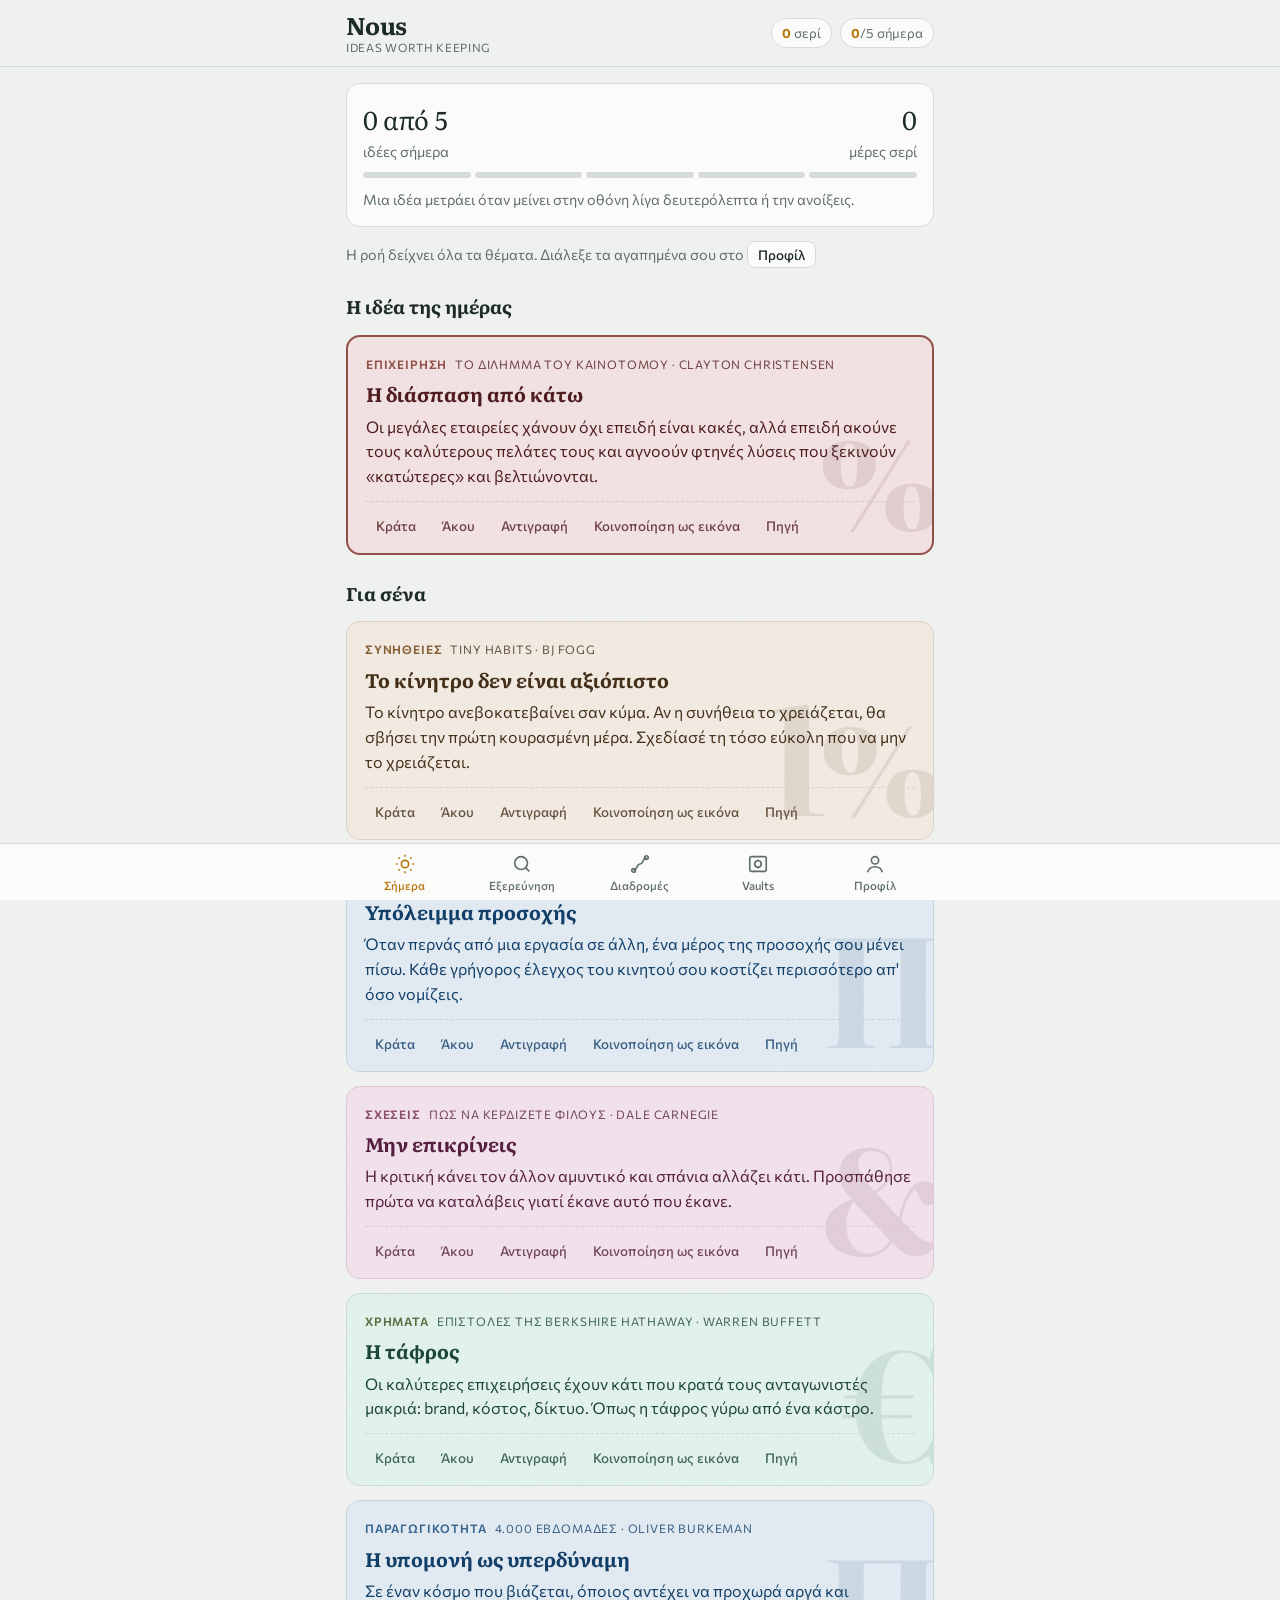
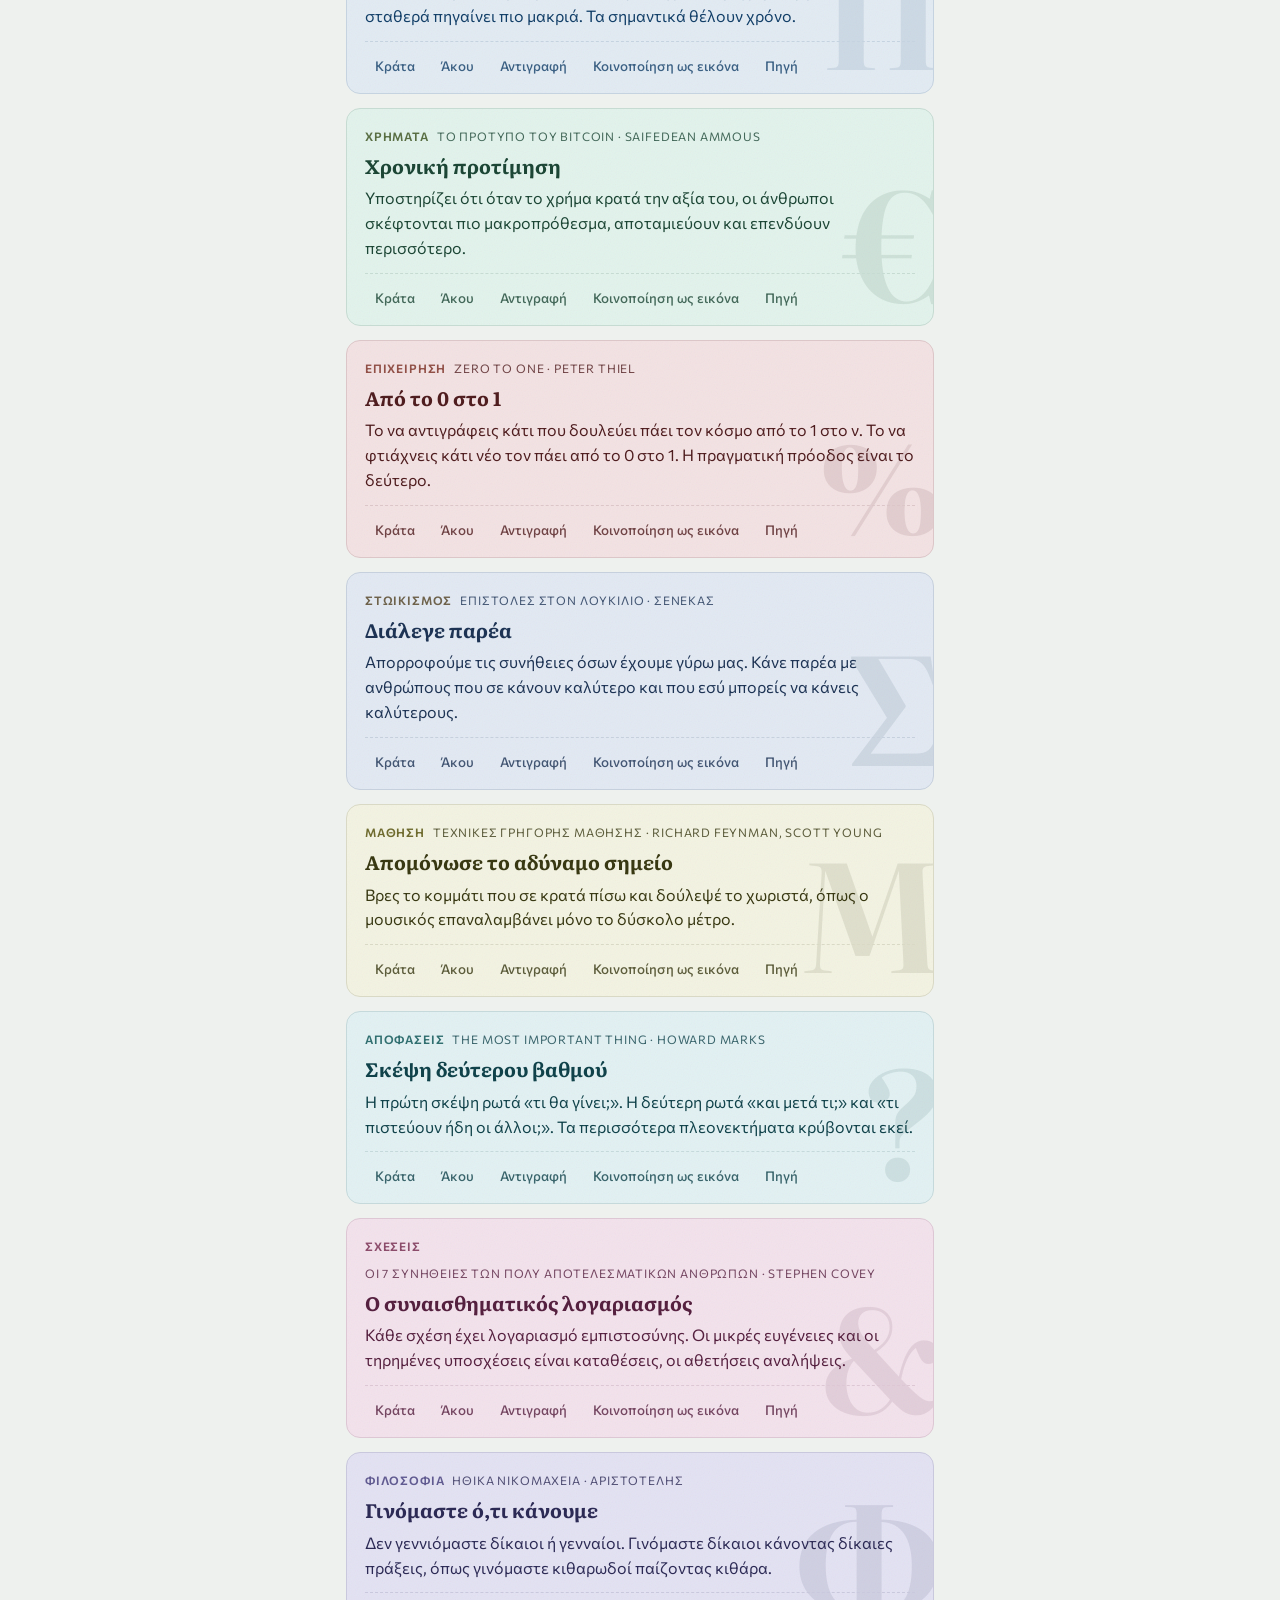
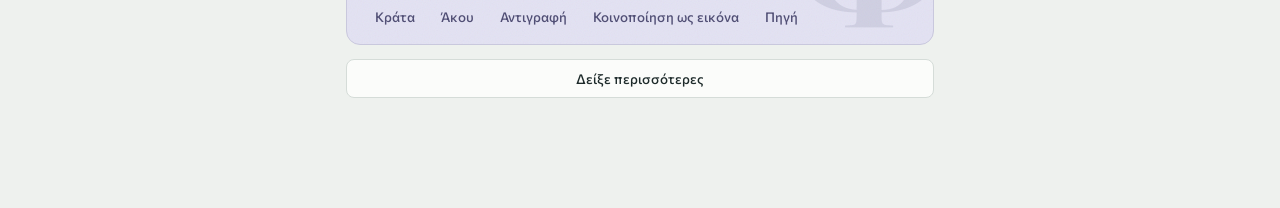
<file: index.html>
<!doctype html>
<html lang="el">
<head>
<meta charset="utf-8">
<meta name="viewport" content="width=device-width,initial-scale=1,viewport-fit=cover">
<title>Nous</title>
<meta name="description" content="Nous — Ideas worth keeping. Κάρτες με ιδέες από βιβλία, στα ελληνικά.">
<meta name="theme-color" content="#eef1ee" media="(prefers-color-scheme: light)">
<meta name="theme-color" content="#121817" media="(prefers-color-scheme: dark)">
<link rel="manifest" href="manifest.webmanifest">
<link rel="icon" href="icons/favicon-48.png" type="image/png">
<link rel="apple-touch-icon" href="icons/apple-touch-icon.png">
<meta name="apple-mobile-web-app-capable" content="yes">
<meta name="apple-mobile-web-app-title" content="Nous">
<link rel="preload" href="fonts/literata-greek.woff2" as="font" type="font/woff2" crossorigin>
<link rel="preload" href="fonts/commissioner-greek.woff2" as="font" type="font/woff2" crossorigin>
<link rel="stylesheet" href="fonts/fonts.css">
<link rel="stylesheet" href="css/app.css">
</head>
<body>
<header class="top"><div class="wrap">
  <div class="brand"><h1>Nous</h1><small>Ideas worth keeping</small></div>
  <div class="hstat" id="hstat"></div>
</div></header>
<main><div class="wrap" id="view"><p class="loading">Φόρτωση ιδεών…</p></div></main>
<nav class="tabs" aria-label="Κύριο μενού"><div class="wrap" id="tabs"></div></nav>

<div class="reader" id="reader" hidden>
  <div class="rtop"><div class="wrap"><button class="btn" data-act="rclose">Κλείσιμο</button><span id="rpos"></span><button class="btn" data-act="rshare">Κοινοποίηση ως εικόνα</button></div></div>
  <div class="rbody" id="rbody"></div>
  <div class="rbar"><div class="wrap">
    <button class="btn" data-act="rprev" aria-label="Προηγούμενη">←</button>
    <button class="btn" data-act="rsave" id="rsave">Κράτα</button>
    <button class="btn" data-act="rlisten" id="rlisten">Άκου</button>
    <button class="btn" data-act="rauto" id="rauto" aria-pressed="false">Συνεχής</button>
    <button class="btn primary" data-act="rnext" aria-label="Επόμενη">→</button>
  </div></div>
</div>
<div class="scrim" id="scrim" hidden><div class="sheet" role="dialog" aria-modal="true" id="sheet"></div></div>
<div class="toast" id="toast" hidden></div>

<script src="js/store.js"></script>
<script src="js/themes.js"></script>
<script src="js/story.js"></script>
<script src="js/app.js"></script>
</body>
</html>
</file>
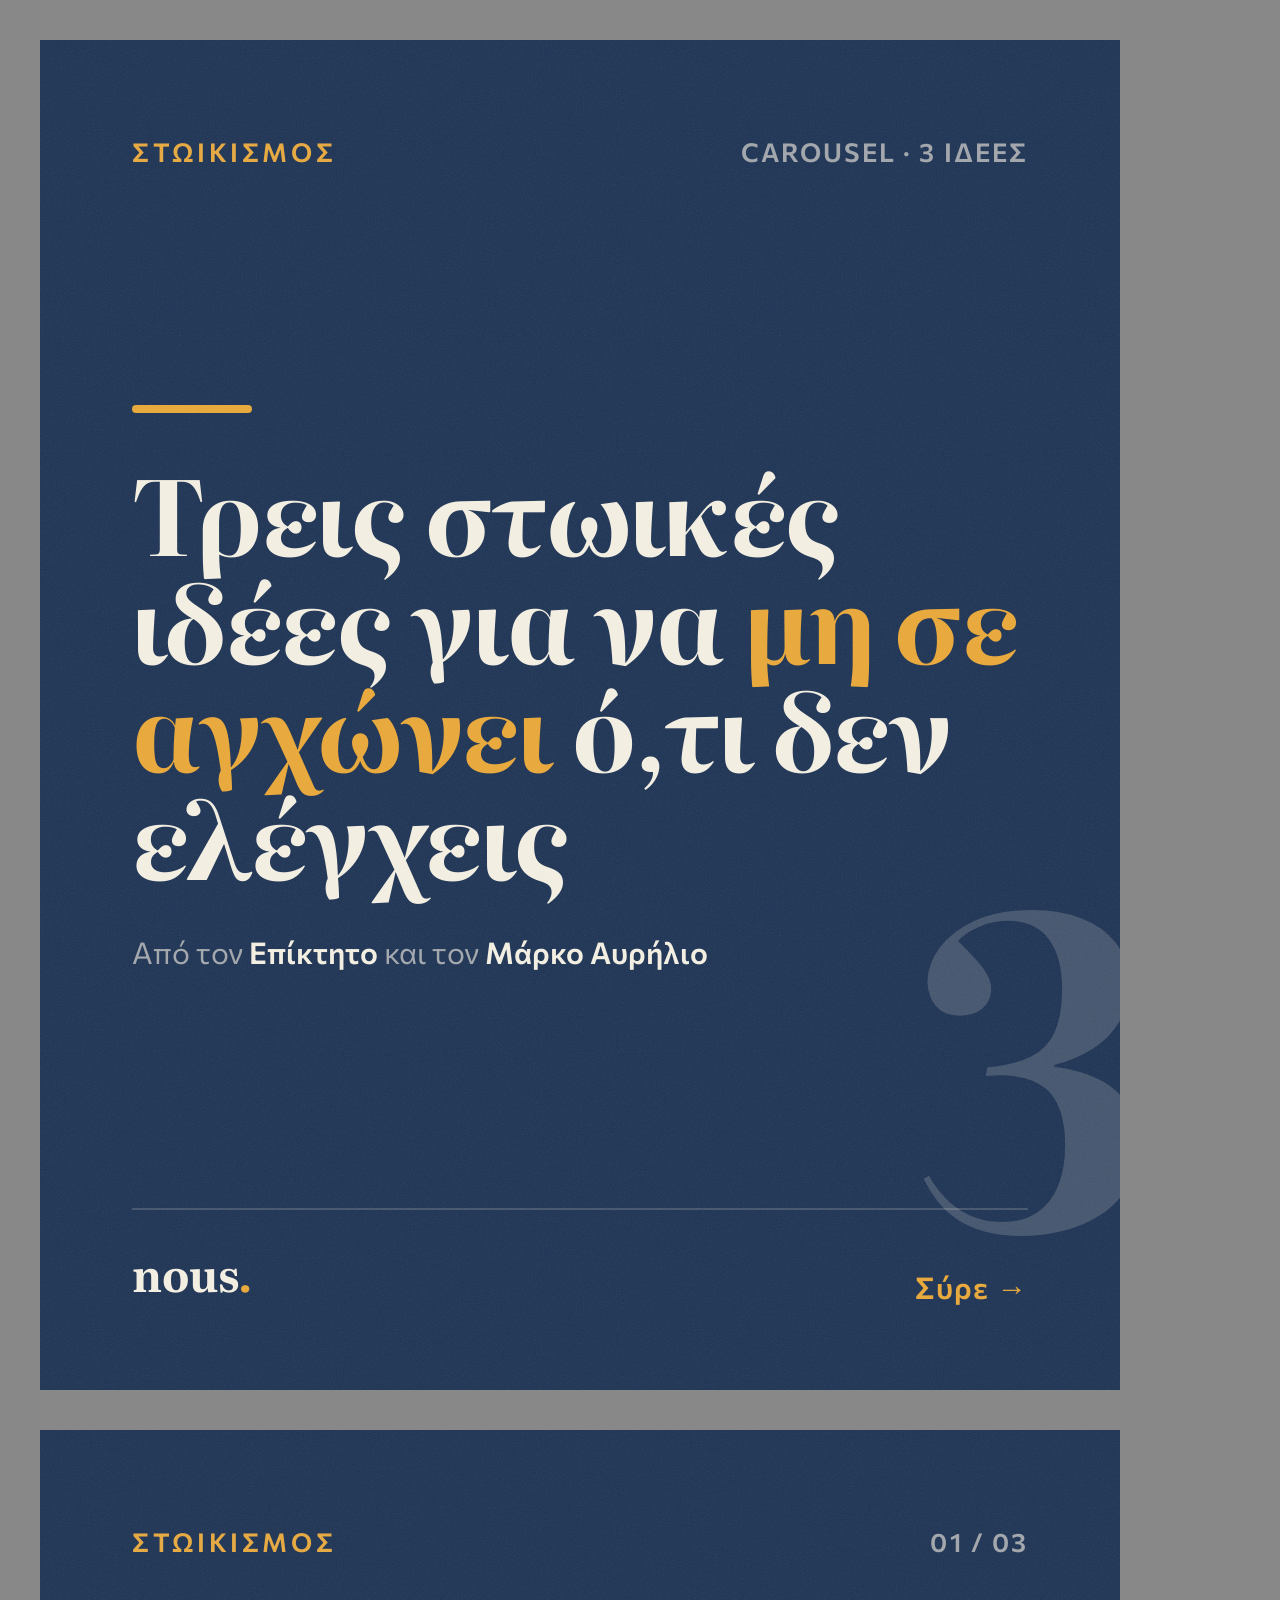
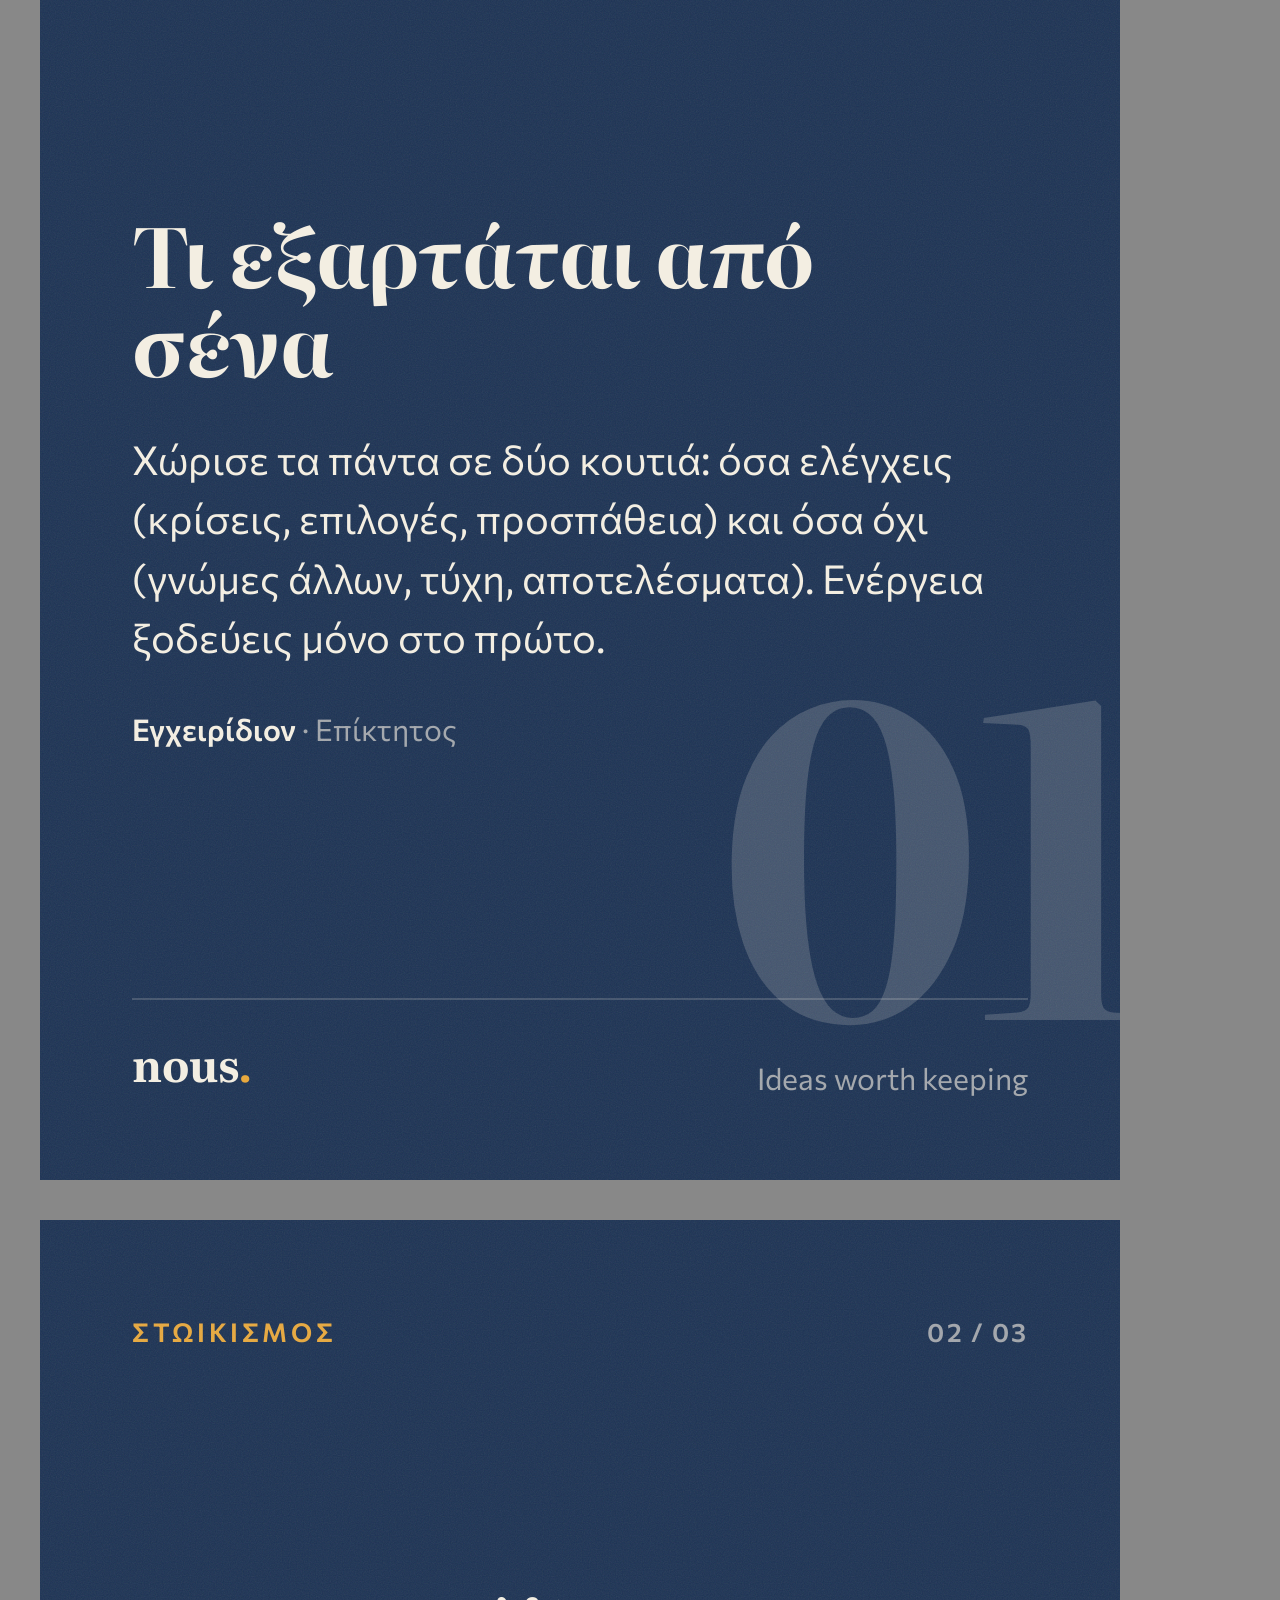
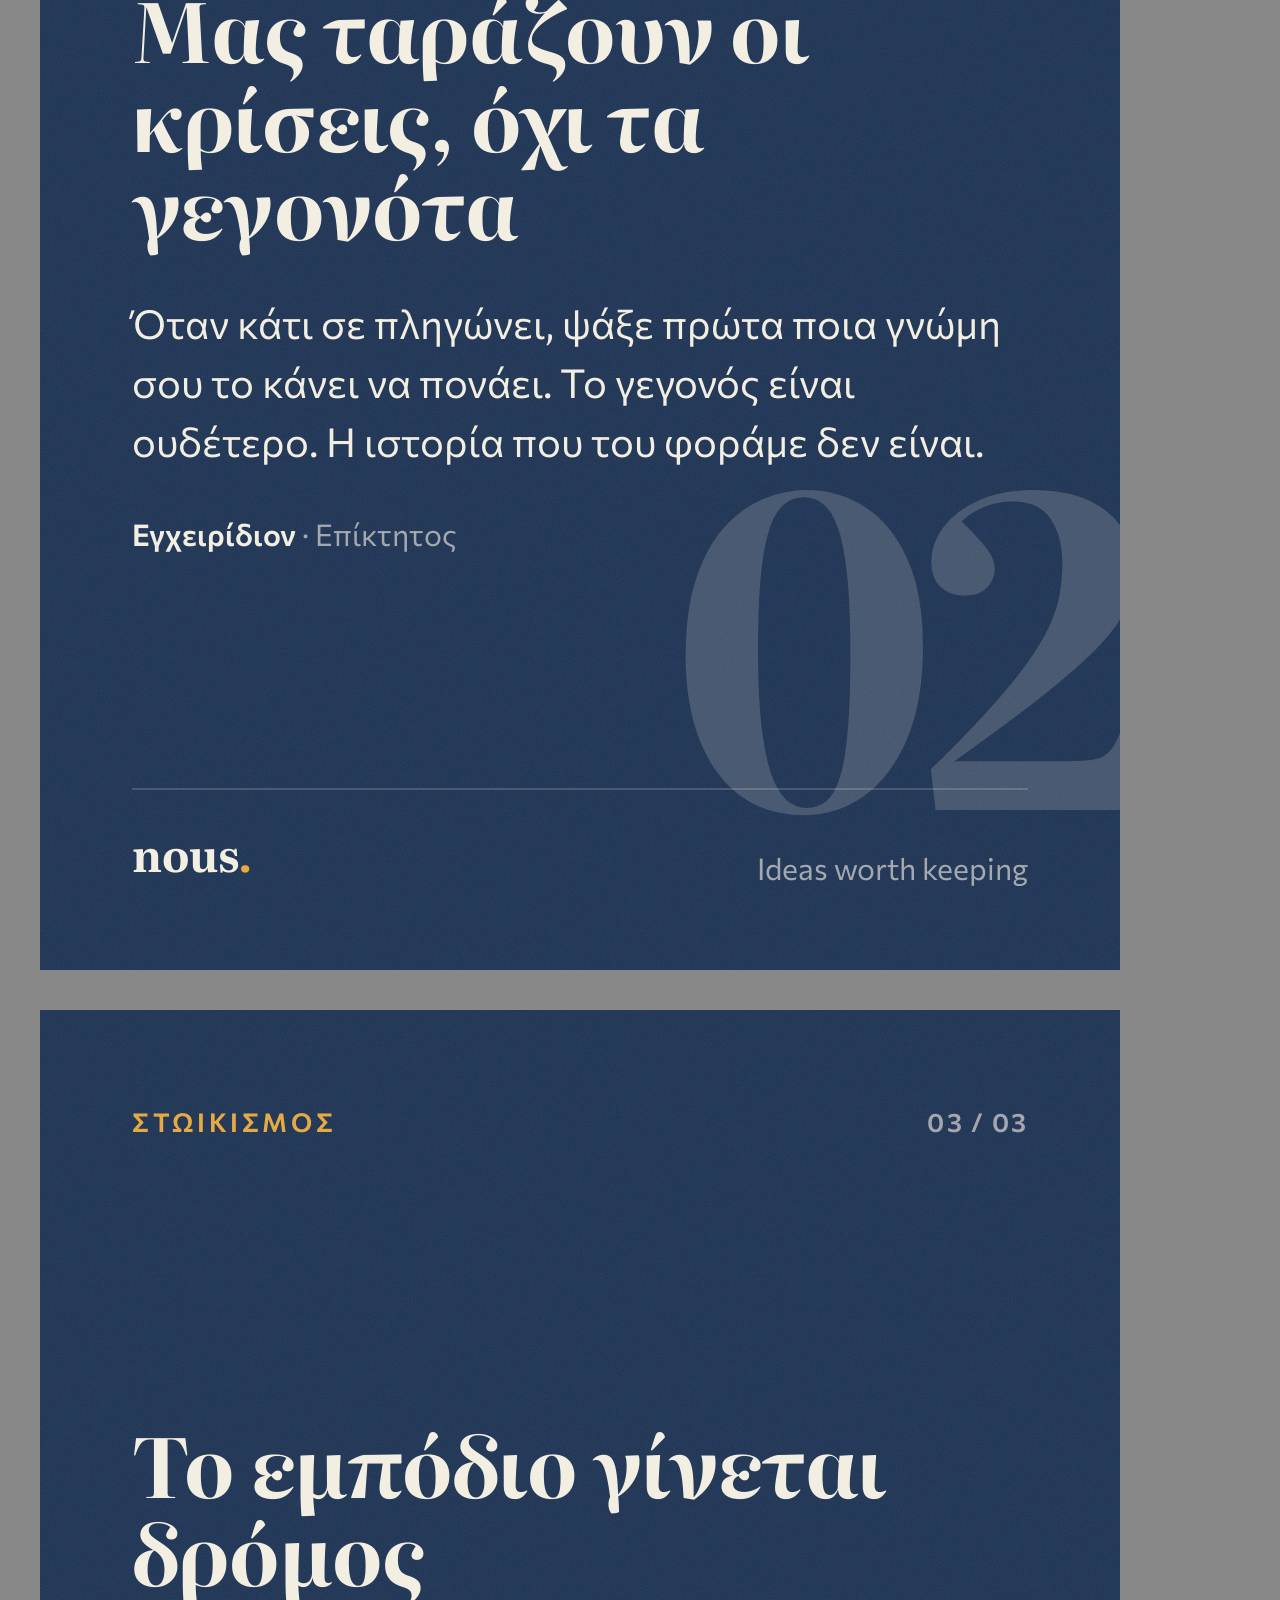
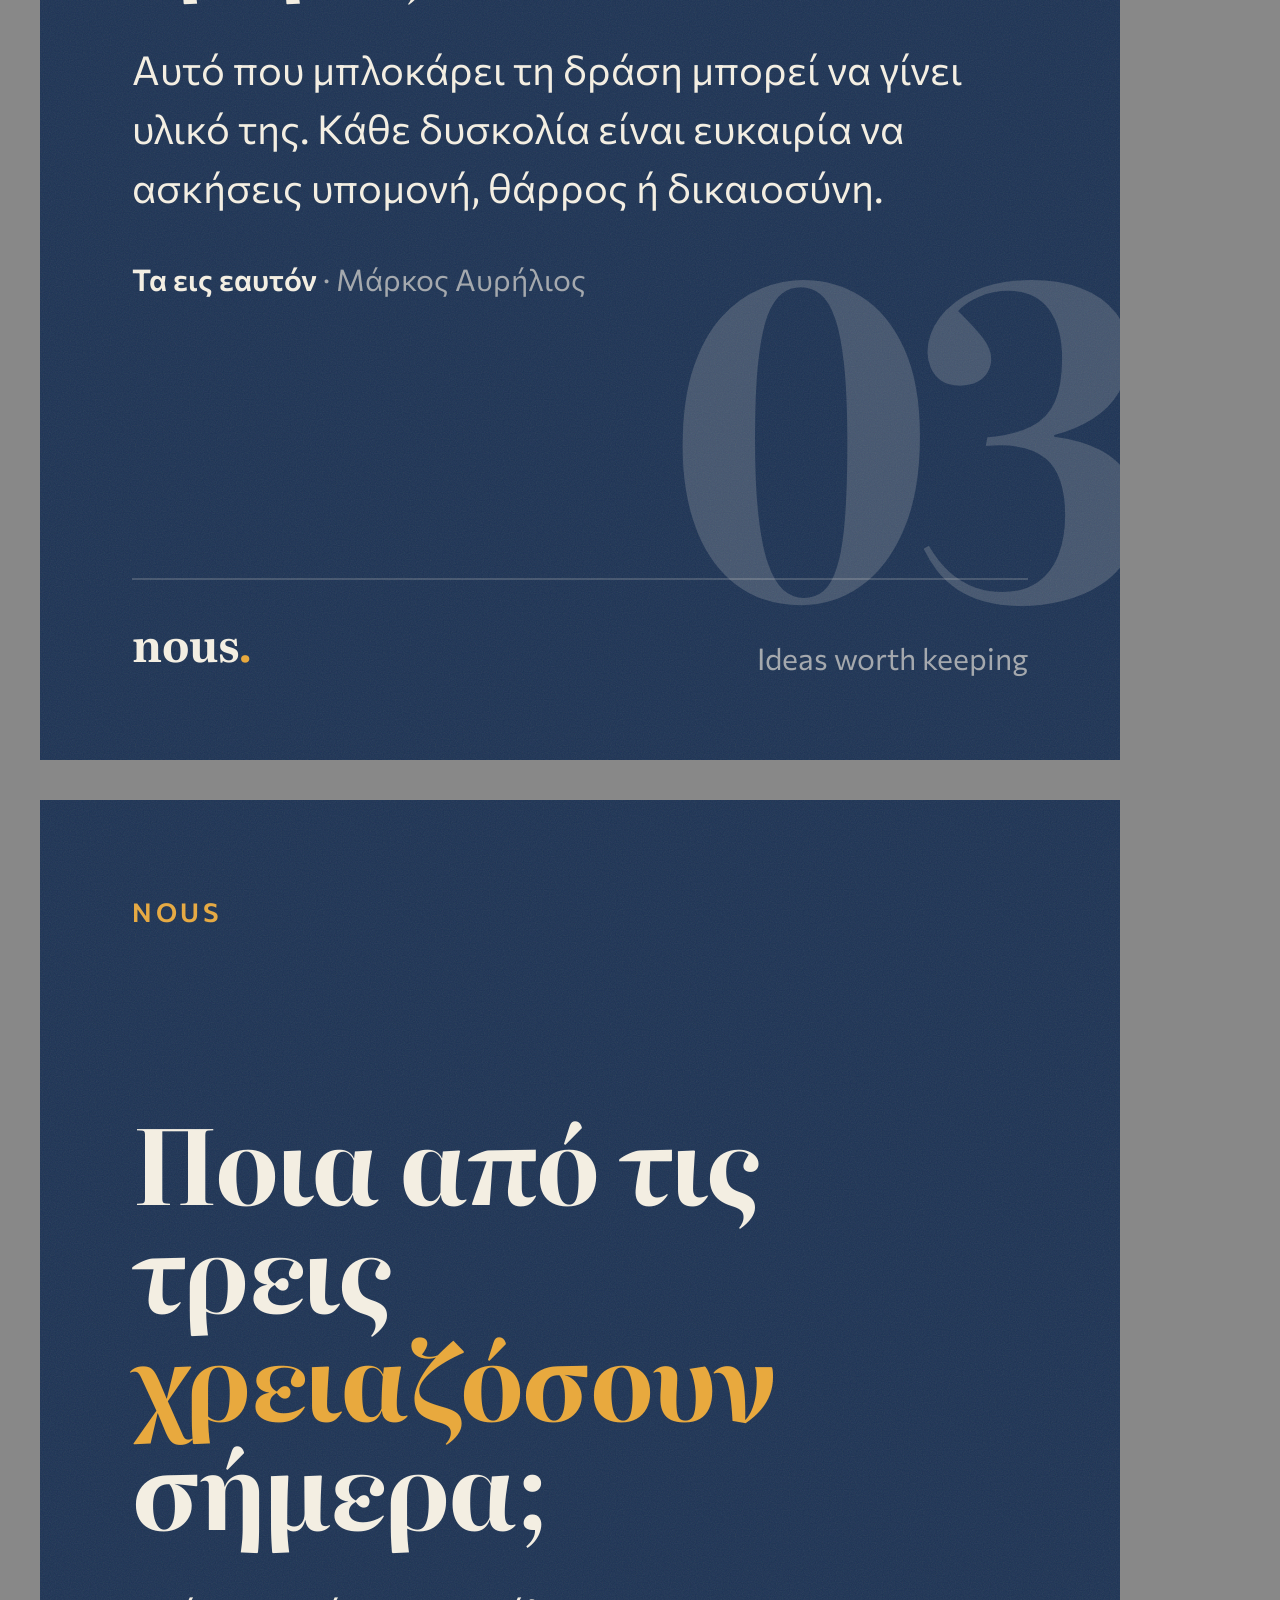
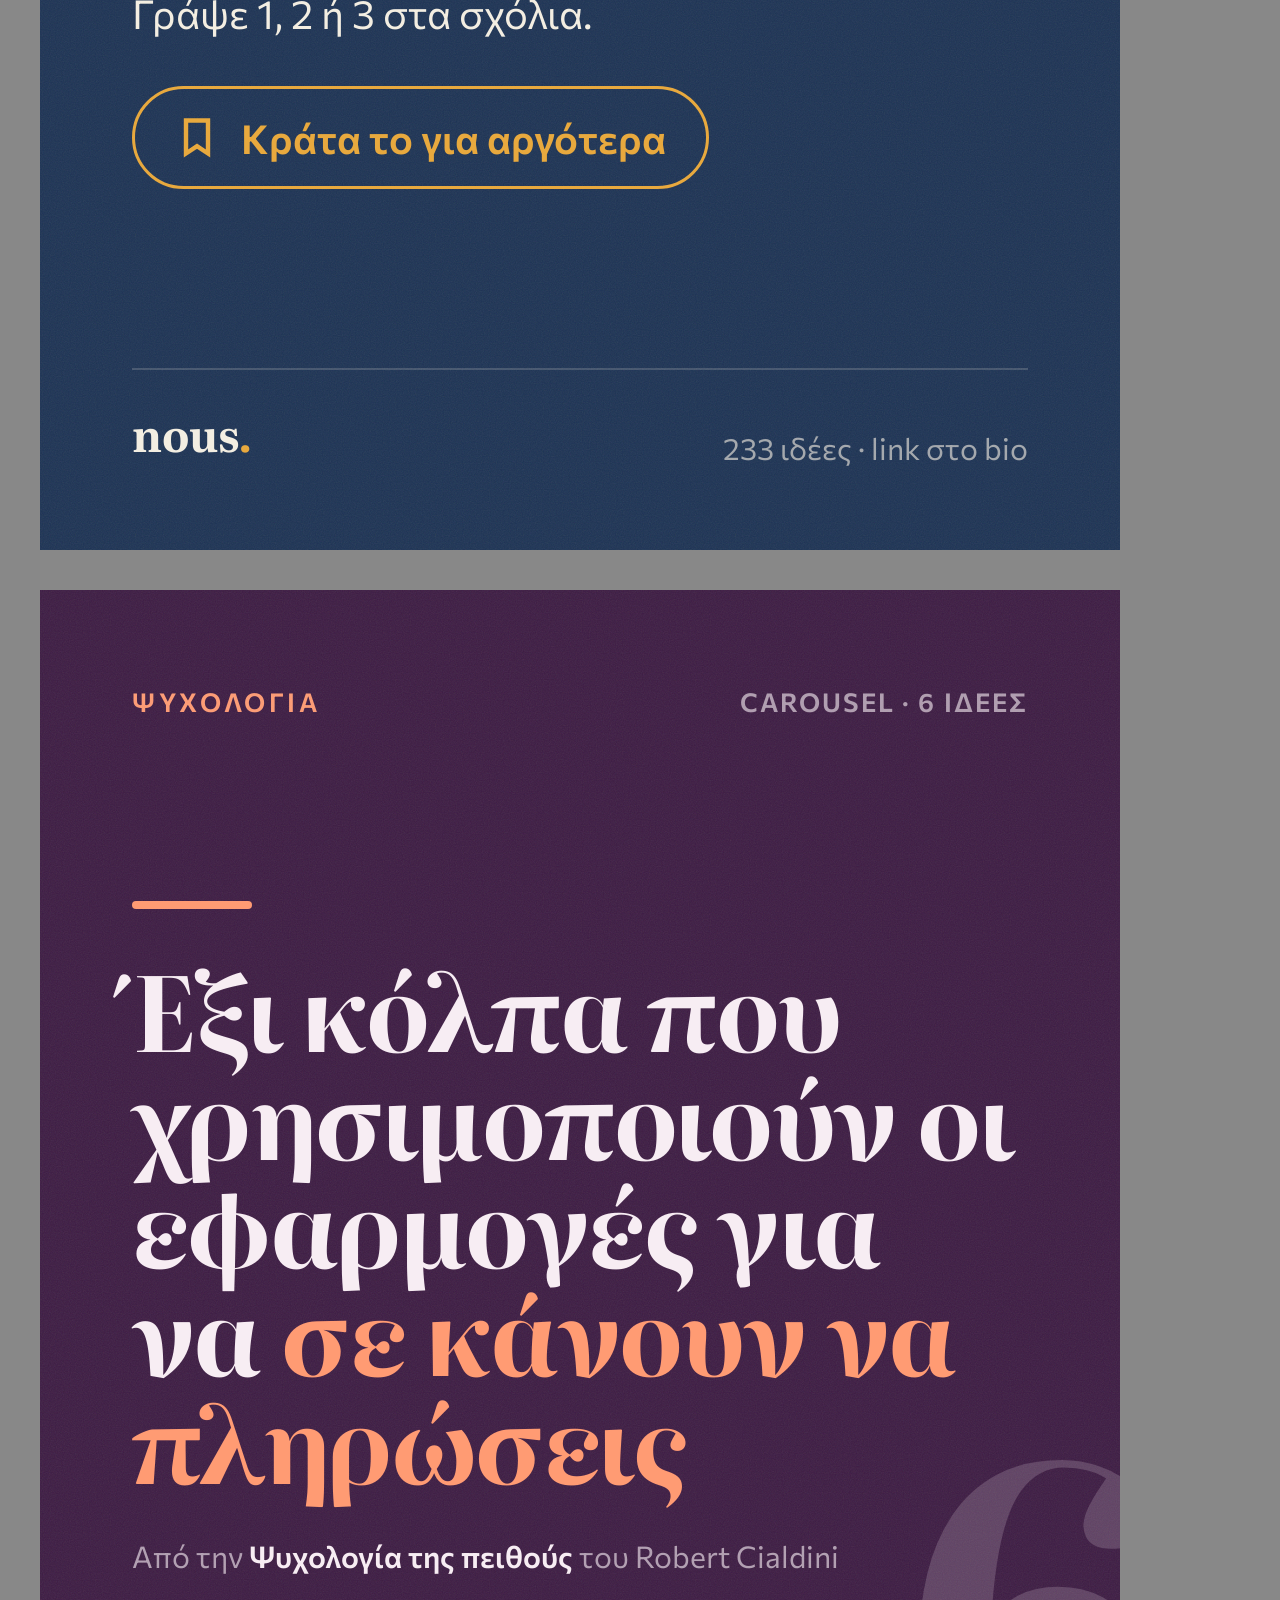
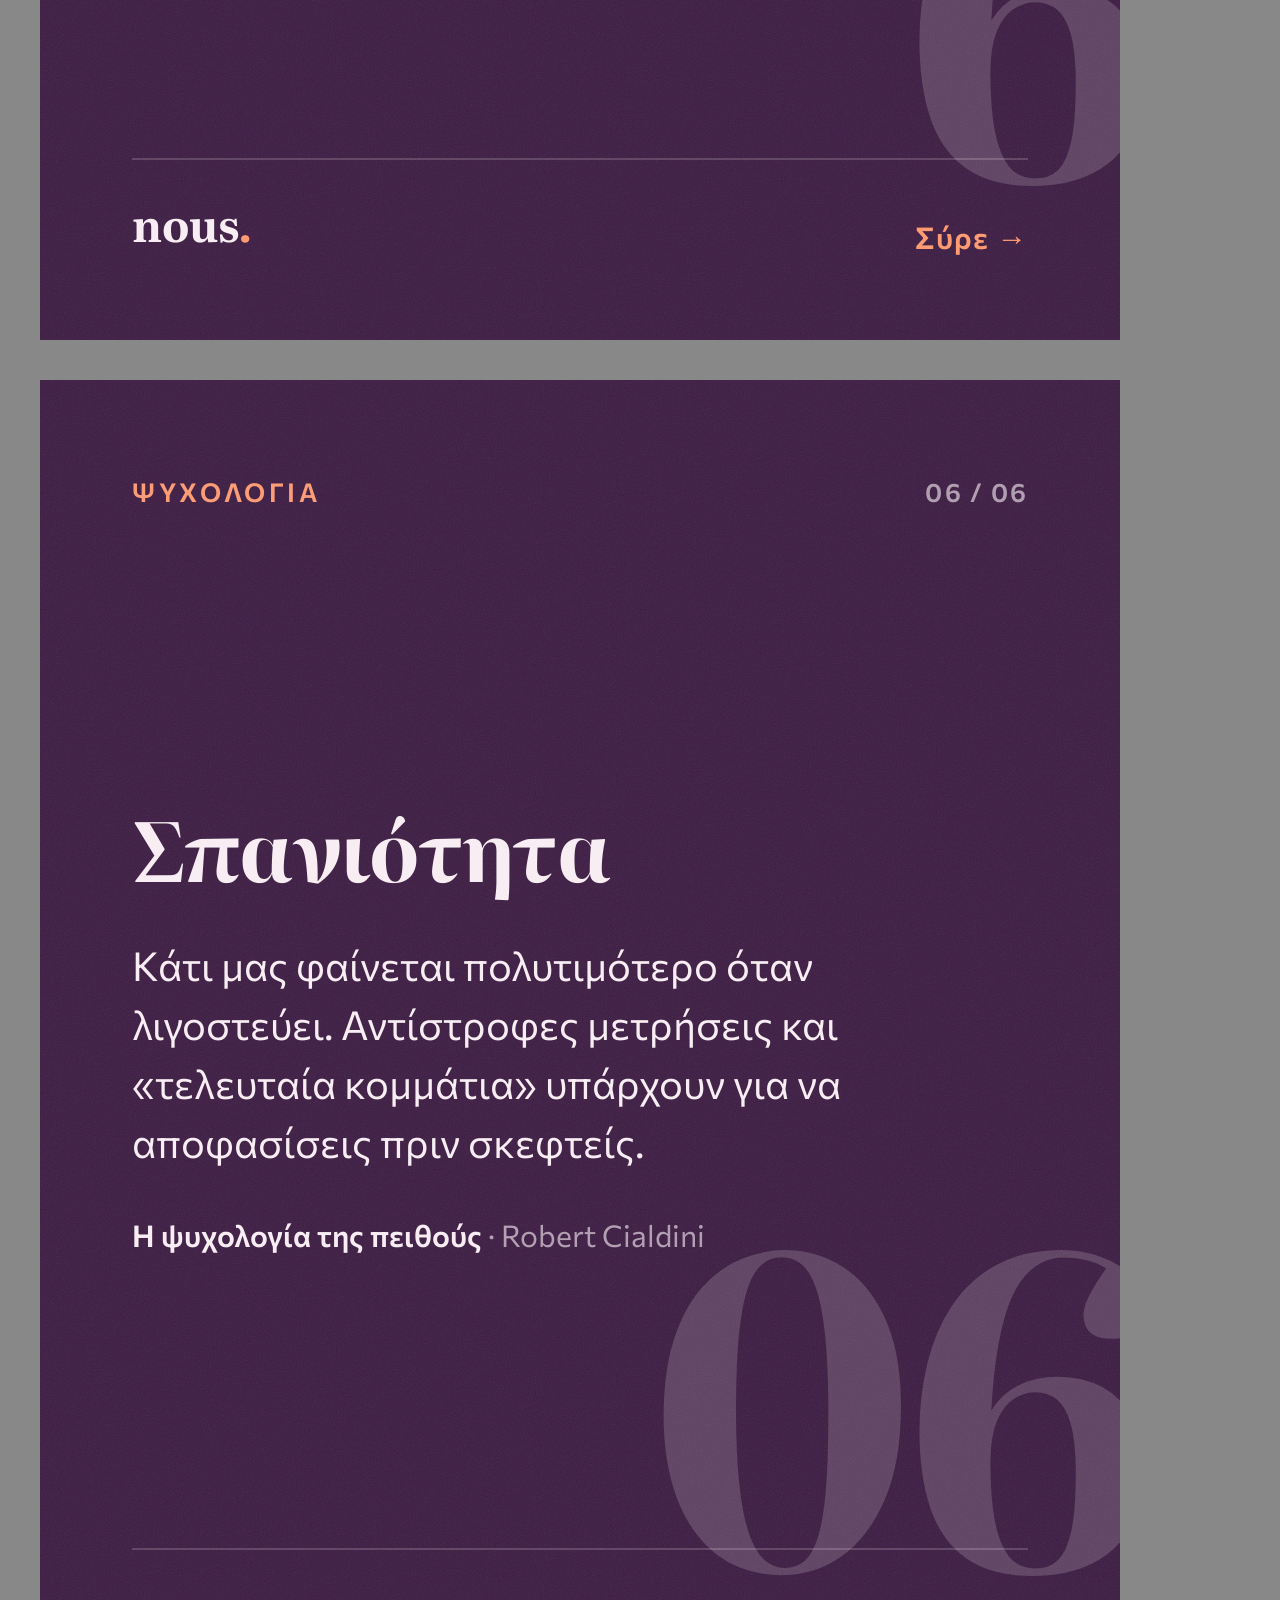
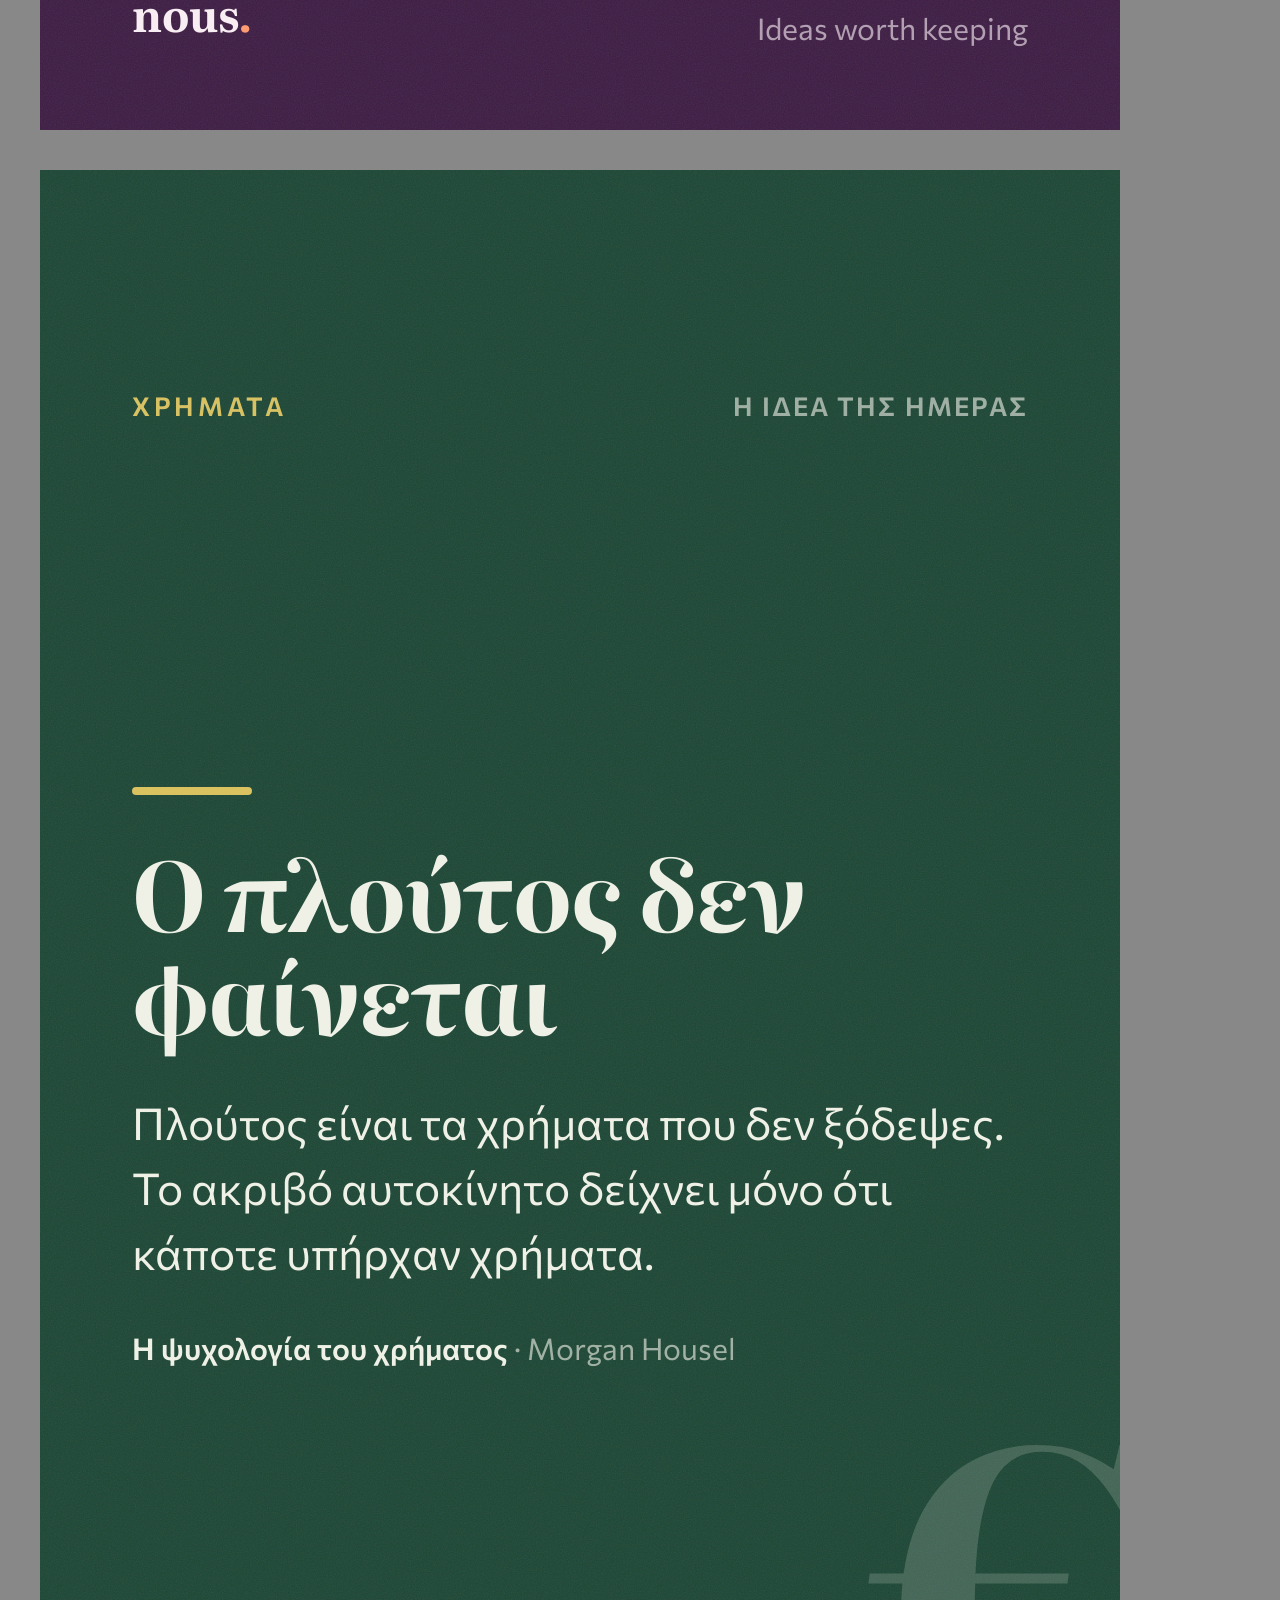
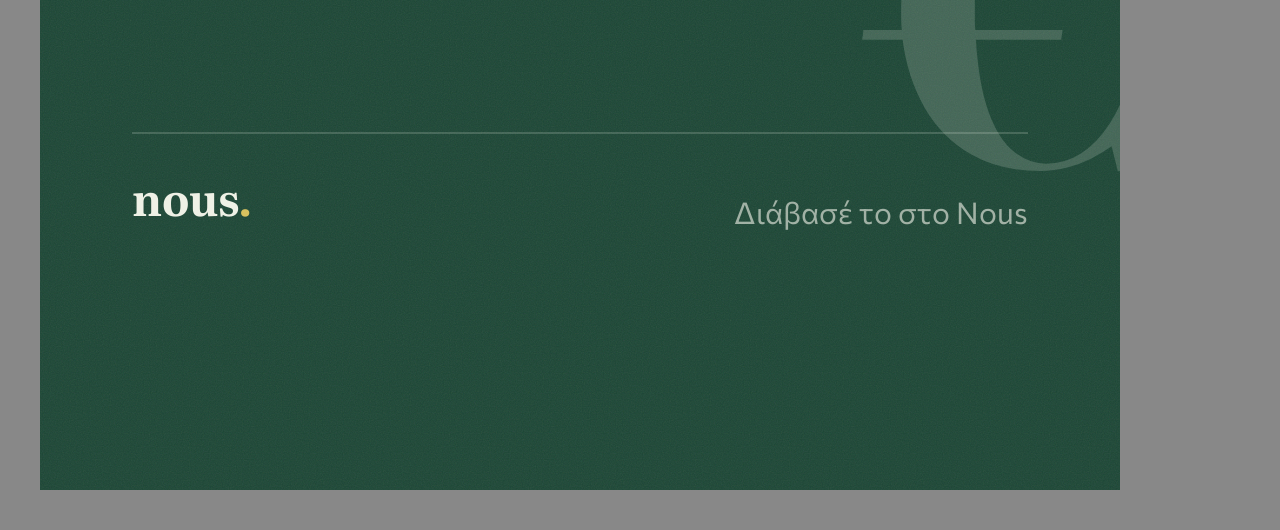
<file: tools/ig-template.html>
<!doctype html><html lang="el"><head><meta charset="utf-8">
<style>
@import url("../fonts/fonts.css");
body{margin:0;background:#888;display:flex;flex-direction:column;gap:40px;padding:40px}
.s{width:1080px;height:1350px;position:relative;overflow:hidden;box-sizing:border-box;padding:96px 92px 84px;display:flex;flex-direction:column;
  background:var(--bg);color:var(--fg);font-family:Commissioner,sans-serif}
.s.story{height:1920px;padding:220px 92px 260px}
.stoic{--bg:#1d3354;--fg:#f3eee2;--ac:#e8a93e;--mu:rgba(243,238,226,.62);--ln:rgba(243,238,226,.18)}
.psy{--bg:#3d1c43;--fg:#f7edf3;--ac:#ff9b73;--mu:rgba(247,237,243,.62);--ln:rgba(247,237,243,.18)}
.money{--bg:#1c4635;--fg:#eff1e6;--ac:#d9c25f;--mu:rgba(239,241,230,.62);--ln:rgba(239,241,230,.18)}
.grain::after{content:"";position:absolute;inset:0;pointer-events:none;opacity:.10;
  background-image:url("data:image/svg+xml;utf8,<svg xmlns='http://www.w3.org/2000/svg' width='300' height='300'><filter id='n'><feTurbulence type='fractalNoise' baseFrequency='.85' numOctaves='3' stitchTiles='stitch'/></filter><rect width='100%' height='100%' filter='url(%23n)'/></svg>")}
.top{display:flex;justify-content:space-between;align-items:center;font-size:26px;letter-spacing:.14em;text-transform:uppercase;font-weight:600}
.top .tp{color:var(--ac)}
.top .ct{color:var(--mu);font-variant-numeric:tabular-nums;letter-spacing:.08em}
.big{position:absolute;right:-20px;bottom:175px;font-family:Literata;font-weight:700;font-size:430px;line-height:.8;color:var(--ln);font-variation-settings:"opsz" 72;letter-spacing:-.04em}
.mid{flex:1;display:flex;flex-direction:column;justify-content:center;gap:44px;position:relative;z-index:1}
h1{font-family:Literata;font-weight:700;font-size:104px;line-height:1.04;margin:0;letter-spacing:-.015em;font-variation-settings:"opsz" 72}
h1 em{font-style:normal;color:var(--ac)}
h2{font-family:Literata;font-weight:700;font-size:82px;line-height:1.08;margin:0;letter-spacing:-.01em;font-variation-settings:"opsz" 72}
p{font-size:40px;line-height:1.48;margin:0;max-width:880px;font-weight:400}
.rule{width:120px;height:8px;background:var(--ac);border-radius:4px}
.src{font-size:30px;color:var(--mu)}
.src b{color:var(--fg);font-weight:600}
.foot{display:flex;justify-content:space-between;align-items:flex-end;position:relative;z-index:1;border-top:2px solid var(--ln);padding-top:30px}
.mark{font-family:Literata;font-weight:700;font-size:44px;letter-spacing:-.01em}
.mark i{font-style:normal;color:var(--ac)}
.swipe{font-size:30px;color:var(--ac);font-weight:600;letter-spacing:.04em}
.tip{font-size:30px;color:var(--mu)}
.save{display:inline-flex;align-items:center;gap:22px;font-size:40px;font-weight:600;border:3px solid var(--ac);color:var(--ac);border-radius:999px;padding:24px 40px;align-self:flex-start}
.save svg{width:44px;height:44px;stroke:currentColor;fill:none;stroke-width:2.4}
</style></head><body>

<!-- ===== Carousel A: Stoic ===== -->
<div class="s stoic grain" id="a1">
  <div class="top"><span class="tp">Στωικισμός</span><span class="ct">Carousel · 3 ιδέες</span></div>
  <div class="big">3</div>
  <div class="mid">
    <div class="rule"></div>
    <h1>Τρεις στωικές ιδέες για να <em>μη σε αγχώνει</em> ό,τι δεν ελέγχεις</h1>
    <div class="src">Από τον <b>Επίκτητο</b> και τον <b>Μάρκο Αυρήλιο</b></div>
  </div>
  <div class="foot"><span class="mark">nous<i>.</i></span><span class="swipe">Σύρε →</span></div>
</div>

<div class="s stoic grain" id="a2">
  <div class="top"><span class="tp">Στωικισμός</span><span class="ct">01 / 03</span></div>
  <div class="big">01</div>
  <div class="mid">
    <h2>Τι εξαρτάται από σένα</h2>
    <p>Χώρισε τα πάντα σε δύο κουτιά: όσα ελέγχεις (κρίσεις, επιλογές, προσπάθεια) και όσα όχι (γνώμες άλλων, τύχη, αποτελέσματα). Ενέργεια ξοδεύεις μόνο στο πρώτο.</p>
    <div class="src"><b>Εγχειρίδιον</b> · Επίκτητος</div>
  </div>
  <div class="foot"><span class="mark">nous<i>.</i></span><span class="tip">Ideas worth keeping</span></div>
</div>

<div class="s stoic grain" id="a3">
  <div class="top"><span class="tp">Στωικισμός</span><span class="ct">02 / 03</span></div>
  <div class="big">02</div>
  <div class="mid">
    <h2>Μας ταράζουν οι κρίσεις, όχι τα γεγονότα</h2>
    <p>Όταν κάτι σε πληγώνει, ψάξε πρώτα ποια γνώμη σου το κάνει να πονάει. Το γεγονός είναι ουδέτερο. Η ιστορία που του φοράμε δεν είναι.</p>
    <div class="src"><b>Εγχειρίδιον</b> · Επίκτητος</div>
  </div>
  <div class="foot"><span class="mark">nous<i>.</i></span><span class="tip">Ideas worth keeping</span></div>
</div>

<div class="s stoic grain" id="a4">
  <div class="top"><span class="tp">Στωικισμός</span><span class="ct">03 / 03</span></div>
  <div class="big">03</div>
  <div class="mid">
    <h2>Το εμπόδιο γίνεται δρόμος</h2>
    <p>Αυτό που μπλοκάρει τη δράση μπορεί να γίνει υλικό της. Κάθε δυσκολία είναι ευκαιρία να ασκήσεις υπομονή, θάρρος ή δικαιοσύνη.</p>
    <div class="src"><b>Τα εις εαυτόν</b> · Μάρκος Αυρήλιος</div>
  </div>
  <div class="foot"><span class="mark">nous<i>.</i></span><span class="tip">Ideas worth keeping</span></div>
</div>

<div class="s stoic grain" id="a5">
  <div class="top"><span class="tp">nous</span><span class="ct"></span></div>
  <div class="mid">
    <h1>Ποια από τις τρεις <em>χρειαζόσουν</em> σήμερα;</h1>
    <p>Γράψε 1, 2 ή 3 στα σχόλια.</p>
    <div class="save"><svg viewBox="0 0 24 24"><path d="M6 3h12v18l-6-4-6 4z"/></svg>Κράτα το για αργότερα</div>
  </div>
  <div class="foot"><span class="mark">nous<i>.</i></span><span class="tip">233 ιδέες · link στο bio</span></div>
</div>

<!-- ===== Carousel B: Psychology (cover + one slide) ===== -->
<div class="s psy grain" id="b1">
  <div class="top"><span class="tp">Ψυχολογία</span><span class="ct">Carousel · 6 ιδέες</span></div>
  <div class="big">6</div>
  <div class="mid">
    <div class="rule"></div>
    <h1>Έξι κόλπα που χρησιμοποιούν οι εφαρμογές για να <em>σε κάνουν να πληρώσεις</em></h1>
    <div class="src">Από την <b>Ψυχολογία της πειθούς</b> του Robert Cialdini</div>
  </div>
  <div class="foot"><span class="mark">nous<i>.</i></span><span class="swipe">Σύρε →</span></div>
</div>

<div class="s psy grain" id="b2">
  <div class="top"><span class="tp">Ψυχολογία</span><span class="ct">06 / 06</span></div>
  <div class="big">06</div>
  <div class="mid">
    <h2>Σπανιότητα</h2>
    <p>Κάτι μας φαίνεται πολυτιμότερο όταν λιγοστεύει. Αντίστροφες μετρήσεις και «τελευταία κομμάτια» υπάρχουν για να αποφασίσεις πριν σκεφτείς.</p>
    <div class="src"><b>Η ψυχολογία της πειθούς</b> · Robert Cialdini</div>
  </div>
  <div class="foot"><span class="mark">nous<i>.</i></span><span class="tip">Ideas worth keeping</span></div>
</div>

<!-- ===== Story (shared from the app) ===== -->
<div class="s story money grain" id="c1">
  <div class="top"><span class="tp">Χρήματα</span><span class="ct">Η ιδέα της ημέρας</span></div>
  <div class="big" style="bottom:340px">€</div>
  <div class="mid">
    <div class="rule"></div>
    <h2 style="font-size:96px">Ο πλούτος δεν φαίνεται</h2>
    <p style="font-size:44px">Πλούτος είναι τα χρήματα που δεν ξόδεψες. Το ακριβό αυτοκίνητο δείχνει μόνο ότι κάποτε υπήρχαν χρήματα.</p>
    <div class="src"><b>Η ψυχολογία του χρήματος</b> · Morgan Housel</div>
  </div>
  <div class="foot"><span class="mark">nous<i>.</i></span><span class="tip">Διάβασέ το στο Nous</span></div>
</div>
</body></html>
</file>
<file: fonts/fonts.css>
/* Literata and Commissioner (SIL Open Font License 1.1, see OFL-*.txt), variable weight 400–700,
   Greek and Latin subsets from Google Fonts. Used by the app, the story image and tools/make-posts.js.
   Fira Sans Extra Condensed Black (900, OFL) is only used by the photo cover of tools/make-posts.js. */
@font-face{font-family:"Literata";font-style:normal;font-weight:400 700;font-display:swap;src:url("literata-greek.woff2") format("woff2");unicode-range:U+0370-0377, U+037A-037F, U+0384-038A, U+038C, U+038E-03A1, U+03A3-03FF}
@font-face{font-family:"Literata";font-style:normal;font-weight:400 700;font-display:swap;src:url("literata-latin.woff2") format("woff2");unicode-range:U+0000-00FF, U+0131, U+0152-0153, U+02BB-02BC, U+02C6, U+02DA, U+02DC, U+0304, U+0308, U+0329, U+2000-206F, U+20AC, U+2122, U+2191, U+2193, U+2212, U+2215, U+FEFF, U+FFFD}
@font-face{font-family:"Commissioner";font-style:normal;font-weight:400 700;font-display:swap;src:url("commissioner-greek.woff2") format("woff2");unicode-range:U+0370-0377, U+037A-037F, U+0384-038A, U+038C, U+038E-03A1, U+03A3-03FF}
@font-face{font-family:"Commissioner";font-style:normal;font-weight:400 700;font-display:swap;src:url("commissioner-latin.woff2") format("woff2");unicode-range:U+0000-00FF, U+0131, U+0152-0153, U+02BB-02BC, U+02C6, U+02DA, U+02DC, U+0304, U+0308, U+0329, U+2000-206F, U+20AC, U+2122, U+2191, U+2193, U+2212, U+2215, U+FEFF, U+FFFD}
@font-face{font-family:"Fira Sans Extra Condensed";font-style:normal;font-weight:900;font-display:swap;src:url("fira-sans-extra-condensed-black-greek.woff2") format("woff2");unicode-range:U+0370-0377, U+037A-037F, U+0384-038A, U+038C, U+038E-03A1, U+03A3-03FF}
@font-face{font-family:"Fira Sans Extra Condensed";font-style:normal;font-weight:900;font-display:swap;src:url("fira-sans-extra-condensed-black-latin.woff2") format("woff2");unicode-range:U+0000-00FF, U+0131, U+0152-0153, U+02BB-02BC, U+02C6, U+02DA, U+02DC, U+0304, U+0308, U+0329, U+2000-206F, U+20AC, U+2122, U+2191, U+2193, U+2212, U+2215, U+FEFF, U+FFFD}
</file>
<file: css/app.css>
/* Nous — phone-first reader. Sticky header, one scrolling column of idea cards, fixed bottom tab bar, full-screen reader overlay */
*,*::before,*::after{box-sizing:border-box}
html{scroll-padding-top:env(safe-area-inset-top,0px)}
body{margin:0;padding:0;padding-top:env(safe-area-inset-top,0px)}
img{max-width:100%}
[hidden]{display:none!important}
:root{color-scheme:light;
  --bg:#eef1ee; --surface:#fbfcfa; --ink:#1d2a2a; --muted:#5f6d6b; --line:#d5dcd8;
  --accent:#b9770e; --accent-ink:#ffffff; --chip:#e2e8e4; --good:#2f7d55;
  --display:"Literata",Georgia,serif; --body:"Commissioner",system-ui,sans-serif;
}
@media (prefers-color-scheme:dark){:root:not([data-theme="light"]){
  --bg:#121817; --surface:#1a2220; --ink:#e6ece9; --muted:#9aa8a4; --line:#2c3735;
  --accent:#e0a33c; --accent-ink:#1a1206; --chip:#232d2b; --good:#5cbf8a; color-scheme:dark}}
:root[data-theme="dark"]{
  --bg:#121817; --surface:#1a2220; --ink:#e6ece9; --muted:#9aa8a4; --line:#2c3735;
  --accent:#e0a33c; --accent-ink:#1a1206; --chip:#232d2b; --good:#5cbf8a; color-scheme:dark}
body{background:var(--bg);color:var(--ink);font-family:var(--body);font-size:16px;line-height:1.55}
body::before{content:"";position:fixed;inset:0 0 auto;height:env(safe-area-inset-top,0px);z-index:10;background:var(--bg)}
.wrap{max-width:620px;margin:0 auto;padding-left:max(16px,env(safe-area-inset-left,0px));padding-right:max(16px,env(safe-area-inset-right,0px))}
header.top{position:sticky;top:env(safe-area-inset-top,0px);z-index:5;background:var(--bg);border-bottom:1px solid var(--line)}
header.top .wrap{display:flex;align-items:center;justify-content:space-between;gap:12px;padding-block:12px}
h1{font-family:var(--display);font-size:1.5rem;margin:0;letter-spacing:-.01em}
.hstat{display:flex;gap:8px;font-size:.82rem;font-variant-numeric:tabular-nums}
.pill{border:1px solid var(--line);border-radius:999px;padding:4px 10px;background:var(--surface);color:var(--muted);white-space:nowrap}
.pill b{color:var(--accent)}
main .wrap{padding-block:16px 110px;display:flex;flex-direction:column;gap:14px}
h2.sec{font-family:var(--display);font-size:1.15rem;margin:10px 0 0}
.hint{color:var(--muted);font-size:.9rem;margin:0}
.chips{display:flex;gap:8px;overflow-x:auto;padding-bottom:2px;scrollbar-width:none}
.chips::-webkit-scrollbar{display:none}
.chips.wrapy{flex-wrap:wrap;overflow:visible}
.chip{flex:none;border:1px solid var(--line);background:var(--chip);color:var(--ink);border-radius:999px;padding:7px 13px;font:500 .86rem var(--body);cursor:pointer}
.chip[aria-pressed="true"]{background:var(--ink);color:var(--bg);border-color:var(--ink)}
.panel{background:var(--surface);border:1px solid var(--line);border-radius:14px;padding:16px}
.goal{display:flex;flex-direction:column;gap:10px}
.goal .row{display:flex;justify-content:space-between;align-items:baseline;gap:12px;font-variant-numeric:tabular-nums}
.goal .big{font-family:var(--display);font-size:1.6rem}
.segs{display:flex;gap:4px}
.segs i{flex:1;height:6px;border-radius:3px;background:var(--line)}
.segs i.on{background:var(--accent)}
.idea{background:var(--surface);border:1px solid var(--line);border-radius:14px;padding:18px 18px 12px;display:flex;flex-direction:column;gap:8px}
.idea.featured{border-color:var(--accent)}
.idea .src{display:flex;gap:8px;flex-wrap:wrap;font-size:.74rem;text-transform:uppercase;letter-spacing:.07em;color:var(--muted)}
.idea .src .tp{color:var(--accent);font-weight:600}
.idea h3{font-family:var(--display);font-size:1.22rem;line-height:1.3;margin:0;text-wrap:balance;cursor:pointer}
.idea p{margin:0;cursor:pointer}
.acts{display:flex;gap:6px;flex-wrap:wrap;align-items:center;border-top:1px dashed var(--line);padding-top:8px;margin-top:4px}
.acts button,.btn{border:1px solid transparent;background:none;color:var(--muted);font:500 .84rem var(--body);padding:6px 9px;border-radius:8px;cursor:pointer}
.acts button:hover{background:var(--chip);color:var(--ink)}
.acts button[aria-pressed="true"]{color:var(--accent)}
.chk{margin-left:auto;font-size:.78rem;color:var(--good)}
.btn{border-color:var(--line);background:var(--surface);color:var(--ink);padding:10px 14px}
.btn.primary{background:var(--accent);border-color:var(--accent);color:var(--accent-ink)}
.btn.danger{color:#b3402f}
button:focus-visible,input:focus-visible,textarea:focus-visible{outline:2px solid var(--accent);outline-offset:2px}
.list{display:grid;grid-template-columns:repeat(auto-fill,minmax(250px,1fr));gap:10px}
.row-item{background:var(--surface);border:1px solid var(--line);border-radius:12px;padding:14px;display:flex;flex-direction:column;gap:6px;cursor:pointer;text-align:left;font:inherit;color:inherit}
.row-item .t{font-family:var(--display);font-weight:700;font-size:1.02rem;line-height:1.3}
.row-item .m{font-size:.82rem;color:var(--muted);display:flex;justify-content:space-between;gap:8px;font-variant-numeric:tabular-nums}
.bar{height:4px;background:var(--line);border-radius:2px;overflow:hidden}
.bar i{display:block;height:100%;background:var(--accent)}
.back{align-self:flex-start}
input[type=search],input[type=text],textarea{width:100%;box-sizing:border-box;border:1px solid var(--line);background:var(--surface);color:var(--ink);border-radius:10px;padding:11px 12px;font:inherit}
textarea{min-height:110px;resize:vertical}
.stats{display:grid;grid-template-columns:repeat(3,1fr);gap:8px}
.stat{background:var(--surface);border:1px solid var(--line);border-radius:12px;padding:12px;text-align:center}
.stat b{display:block;font-family:var(--display);font-size:1.5rem;font-variant-numeric:tabular-nums}
.stat span{font-size:.75rem;color:var(--muted)}
.hist{display:flex;align-items:flex-end;gap:4px;height:90px;position:relative;padding-top:6px}
.hist div{flex:1;background:var(--line);border-radius:3px 3px 0 0;min-height:3px}
.hist div.met{background:var(--accent)}
.hist-l{display:flex;justify-content:space-between;font-size:.72rem;color:var(--muted)}
nav.tabs{position:fixed;left:0;right:0;bottom:0;z-index:6;background:var(--surface);border-top:1px solid var(--line);padding-bottom:env(safe-area-inset-bottom,0px)}
nav.tabs .wrap{display:grid;grid-template-columns:repeat(5,1fr)}
nav.tabs button{background:none;border:0;color:var(--muted);font:500 .72rem var(--body);padding:9px 2px 8px;display:flex;flex-direction:column;align-items:center;gap:3px;cursor:pointer}
nav.tabs button svg{width:22px;height:22px;stroke:currentColor;fill:none;stroke-width:1.8}
nav.tabs button[aria-current="page"]{color:var(--accent)}
.reader{position:fixed;inset:0;z-index:20;background:var(--bg);display:flex;flex-direction:column;padding-top:env(safe-area-inset-top,0px);padding-bottom:env(safe-area-inset-bottom,0px)}
.reader .wrap{width:100%;box-sizing:border-box}
.rtop .wrap{display:flex;justify-content:space-between;align-items:center;padding-block:10px;font-size:.85rem;color:var(--muted);font-variant-numeric:tabular-nums}
.rbody{flex:1;overflow-y:auto;touch-action:pan-y}
.rbody .wrap{padding-block:20px;display:flex;flex-direction:column;gap:16px;min-height:100%;box-sizing:border-box;justify-content:center}
.rbody .src{font-size:.78rem;text-transform:uppercase;letter-spacing:.08em;color:var(--accent);font-weight:600}
.rbody h2{font-family:var(--display);font-size:1.75rem;line-height:1.22;margin:0;text-wrap:balance}
.rbody p{font-size:1.08rem;margin:0;max-width:60ch}
.rbody .au{color:var(--muted);font-style:italic;font-size:.92rem}
.rbar .wrap{display:grid;grid-template-columns:auto 1fr 1fr 1fr auto;gap:6px;padding-block:10px}
.scrim{position:fixed;inset:0;z-index:30;background:rgba(10,15,14,.45);display:flex;align-items:flex-end;justify-content:center}
.sheet{background:var(--surface);color:var(--ink);width:100%;max-width:620px;border-radius:16px 16px 0 0;box-sizing:border-box;padding:18px max(16px,env(safe-area-inset-right,0px)) calc(18px + env(safe-area-inset-bottom,0px)) max(16px,env(safe-area-inset-left,0px));display:flex;flex-direction:column;gap:12px;max-height:85%;overflow-y:auto}
.sheet h3{font-family:var(--display);margin:0;font-size:1.2rem}
.stash-opt{display:flex;justify-content:space-between;align-items:center;border:1px solid var(--line);border-radius:10px;padding:11px 12px;background:none;color:var(--ink);font:inherit;cursor:pointer;text-align:left}
.stash-opt[aria-pressed="true"]{border-color:var(--accent);color:var(--accent)}
.inline{display:flex;gap:8px}
.inline input{flex:1;min-width:0}
.toast{position:fixed;left:50%;transform:translateX(-50%);bottom:calc(80px + env(safe-area-inset-bottom,0px));z-index:40;background:var(--ink);color:var(--bg);padding:10px 16px;border-radius:999px;font-size:.88rem;max-width:calc(100% - 32px);text-align:center}
.empty{color:var(--muted);text-align:center;padding:24px 8px}
.field label{display:block;font-size:.8rem;color:var(--muted);margin-bottom:4px}
@media (prefers-reduced-motion:no-preference){.idea{transition:border-color .2s}}
.brand{display:flex;flex-direction:column;line-height:1.1}
.brand small{font-size:.72rem;color:var(--muted);letter-spacing:.06em;text-transform:uppercase;margin-top:3px}
.loading{color:var(--muted);text-align:center;padding:48px 8px}
.install{display:flex;gap:12px;align-items:center;justify-content:space-between;border-color:var(--accent)}
.install p{margin:0}
.time-row{display:flex;gap:10px;align-items:center;flex-wrap:wrap}
input[type=time]{border:1px solid var(--line);background:var(--surface);color:var(--ink);border-radius:10px;padding:9px 10px;font:inherit}
.switch{display:flex;align-items:center;gap:10px;cursor:pointer;font-weight:500}
.switch input{width:20px;height:20px;accent-color:var(--accent)}

/* Topic colours (tools/ig-template.html style): --tbg/--tfg/--tac/--tmu/--tln come from the .t-<topic> classes built from js/themes.js */
.idea[class*=" t-"]{position:relative;overflow:hidden;background:var(--tbg);color:var(--tfg);border-color:var(--tln)}
.idea[class*=" t-"]::after{content:"";position:absolute;inset:0;pointer-events:none;opacity:.07;
  background-image:url("data:image/svg+xml;utf8,<svg xmlns='http://www.w3.org/2000/svg' width='300' height='300'><filter id='n'><feTurbulence type='fractalNoise' baseFrequency='.85' numOctaves='3' stitchTiles='stitch'/></filter><rect width='100%' height='100%' filter='url(%23n)'/></svg>")}
.idea[class*=" t-"] > :not(.glyph){position:relative;z-index:1}
.idea[class*=" t-"] .src{color:var(--tmu)}
.idea[class*=" t-"] .src .tp{color:var(--tac)}
.idea[class*=" t-"] .acts{border-top-color:var(--tln)}
.idea[class*=" t-"] .acts button{color:var(--tmu)}
.idea[class*=" t-"] .acts button:hover{background:var(--tln);color:var(--tfg)}
.idea[class*=" t-"] .acts button[aria-pressed="true"],.idea[class*=" t-"] .chk{color:var(--tac)}
.idea[class*=" t-"].featured{border:2px solid var(--tac)}
.idea[class*=" t-"] :focus-visible{outline-color:var(--tac)}
.idea .glyph{position:absolute;right:-6px;bottom:28px;font:700 150px/.8 var(--display);letter-spacing:-.04em;color:var(--tln);opacity:.75;pointer-events:none;user-select:none}

.reader.themed{--bg:var(--tbg);--ink:var(--tfg);--muted:var(--tmu);--line:var(--tln);--surface:var(--tbg);--accent:var(--tac);--accent-ink:var(--tbg);--chip:var(--tln);color:var(--ink)}
.reader.themed .rbody .au{color:var(--muted)}
.rbody{overflow-x:hidden}
.rbody .wrap{position:relative}
.rbig{position:absolute;right:-10px;bottom:10px;font:700 clamp(160px,42vw,300px)/.8 var(--display);letter-spacing:-.04em;color:var(--tln,var(--line));pointer-events:none;user-select:none;z-index:0}
.rbody .wrap > :not(.rbig){position:relative;z-index:1}
.rtop .wrap{gap:8px}
</file>
